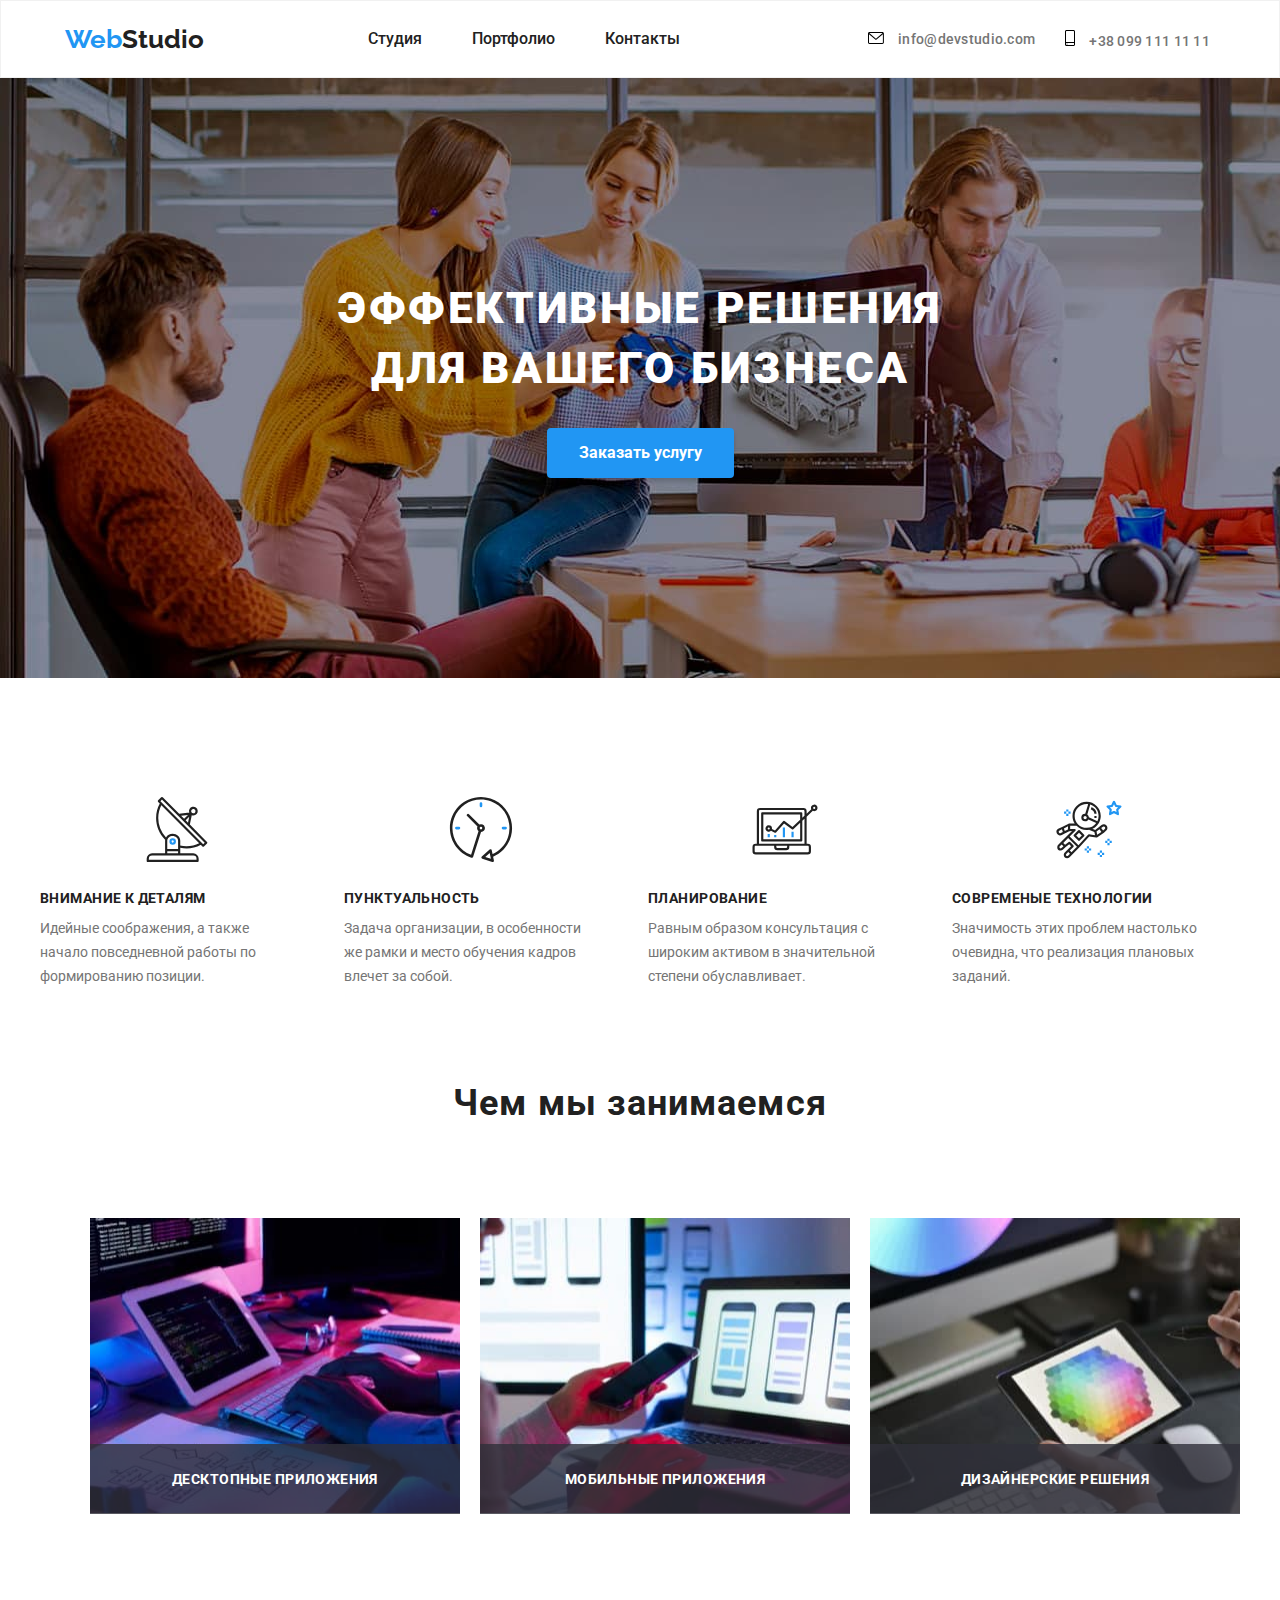
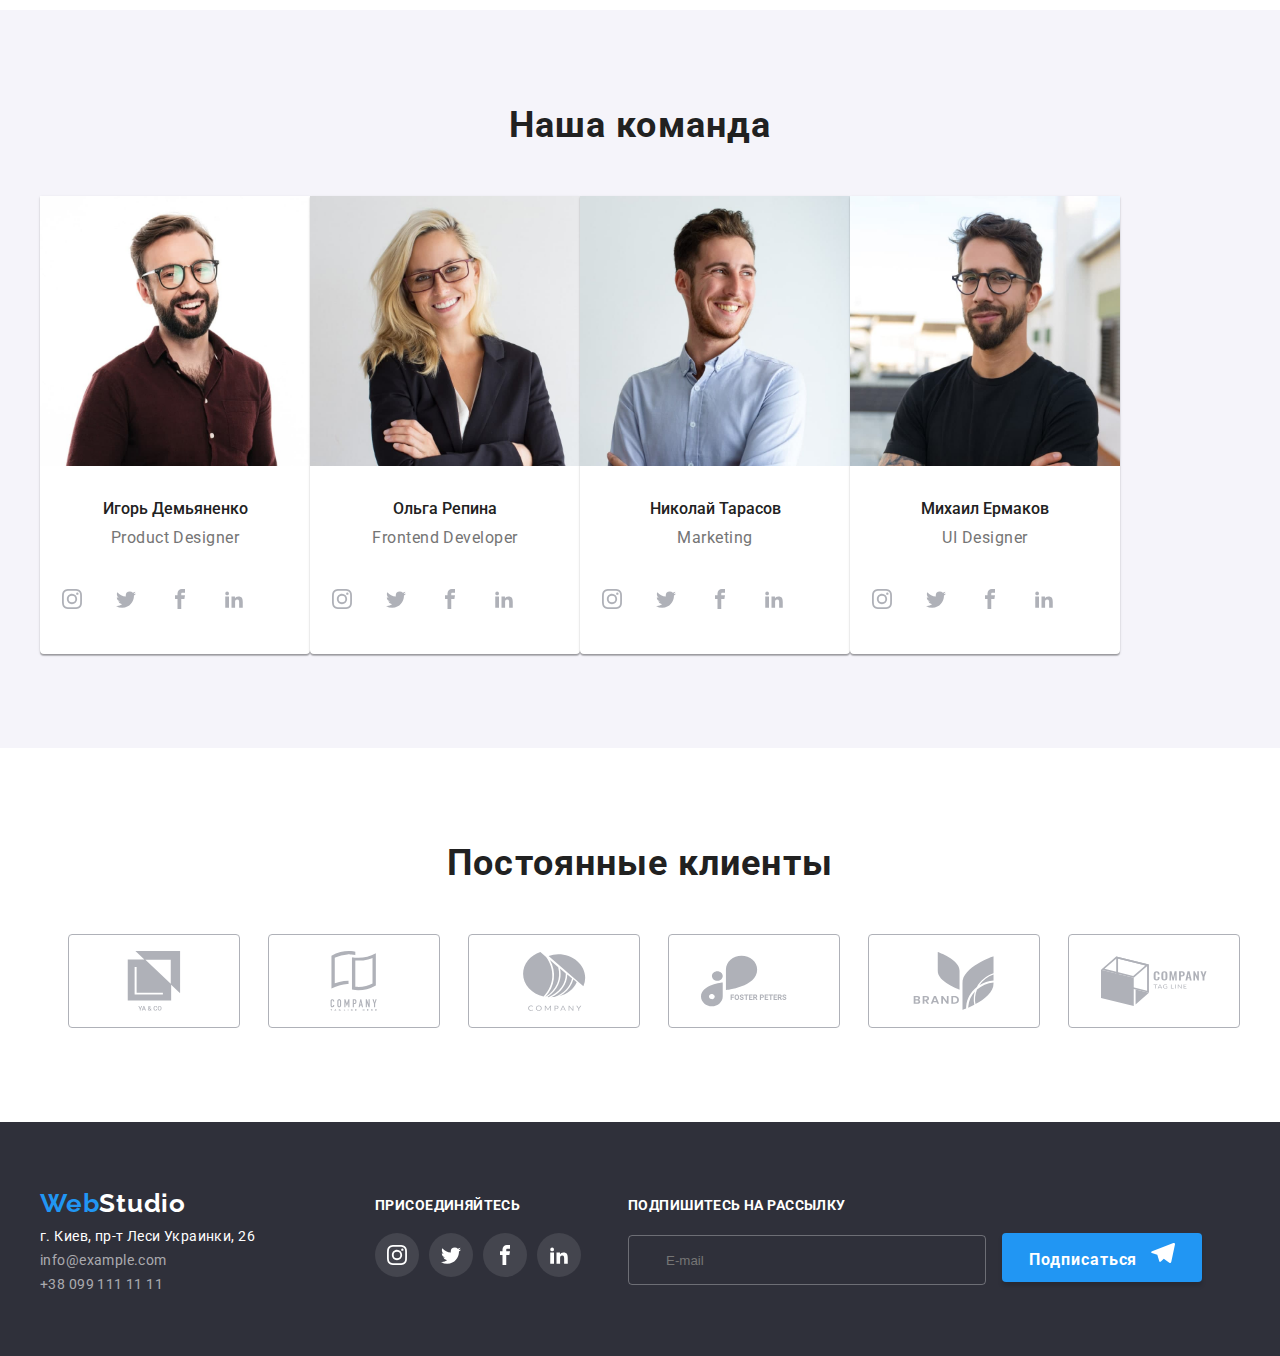
<file: index.html>
<!DOCTYPE html>
<html lang="ru">
  <link rel="preconnect" href="https://fonts.googleapis.com">
  <link rel="preconnect" href="https://fonts.gstatic.com" crossorigin>
  <link href="https://fonts.googleapis.com/css2?family=Raleway:wght@700&family=Roboto:wght@400;500;700;900&display=swap" rel="stylesheet">
    <link rel="stylesheet" href="./css/main.css" />
    <link rel="stylesheet" href="./css/reset.css" />
    <meta charset="UTF-8" />
    <meta http-equiv="X-UA-Compatible" content="IE=edge" />
    <meta name="viewport" content="width=device-width, initial-scale=1.0" />
    <title>Document</title>
  </head>
  <body>
    
    <header class="header">
      <div class="container">
        <a class="header__link"><span class="header__text"> Web</span>Studio</a>
        
        <ul class="menu-navigation">
          <li><a click class="menu__link " href ="#">Студия</a></li>
          <li>
            <a click class="menu__link " href="./portfolio.html">Портфолио</a>
          </li>
          <li><a class="menu__link " href="#">Контакты</a></li>
        </ul>
      
        <ul class="menu-contacts">
          <li class="menu__item-contact">
            <svg class="menu__svg-email">
              <use href="./images/icons.svg/symbol-defs.svg#icon-envelope-hover-1"></use>
            </svg>
            <a
              class="menu__contact"
              target="_blank"
              href="mailto:info@devstudio.com"
              >info@devstudio.com</a
            >
          </li>
          <li class="menu__item-contact">
            <svg class="menu__svg-phone">
              <use href="./images/icons.svg/symbol-defs.svg#icon-smartphone-1"></use>
            </svg>
            <a class="menu__contact" href="tel:+380991111111"
              >+38 099 111 11 11</a
            >
          </li>
        </ul>
      </div>
    </header>
  
    <main>
      <section class="logo">
        <h1 class="logo__text">
          Эффективные решения <br />
          для вашего бизнеса
        </h1>
        <button class="logo__button" type="button" data-modal-open ><span class="logo__button-text">Заказать услугу</span> </button>
      </section>

      <section class="features-of-our-work">
        <h2 class="none">text</h2>
        <div class="container">
          <ul class="features-of-our-work__menu">
            <li>
              <div class="item__block">
                <svg class="item__svg-photo">
                  <use href="./images/icons.svg/symbol-defs.svg#icon-antenna-1-1"></use>
                </svg>
              </div>
              <h3 class="item__h3">ВНИМАНИЕ К ДЕТАЛЯМ</h3>
              <p class="item__p">
                Идейные соображения, а также <br />
                начало повседневной работы по <br />
                формированию позиции.
              </p>
            </li>
            <li>
              <div class="item__block">
              <svg class="item__svg-photo">
                <use href="./images/icons.svg/symbol-defs.svg#icon-clock-1-1"></use>
              </svg>
            </div>
              <h3 class="item__h3">ПУНКТУАЛЬНОСТЬ</h3>
              <p class="item__p">
                Задача организации, в особенности <br />
                же рамки и место обучения кадров <br />
                влечет за собой.
              </p>
            </li>
            <li>
              <div class="item__block">
              <svg class="item__svg-photo">
                <use href="./images/icons.svg/symbol-defs.svg#icon-diagram-1-1"></use>
              </svg>
            </div>
              <h3 class="item__h3">ПЛАНИРОВАНИЕ</h3>
              <p class="item__p">
                Равным образом консультация с <br />
                широким активом в значительной <br />
                степени обуславливает.
              </p>
            </li>
            <li>
              <div class="item__block">
              <svg class="item__svg-photo">
                <use href="./images/icons.svg/symbol-defs.svg#icon-astronaut-1-1"></use>
              </svg>
            </div>
              <h3 class="item__h3">СОВРЕМЕНЫЕ ТЕХНОЛОГИИ</h3>
              <p class="item__p">
                Значимость этих проблем настолько <br />
                очевидна, что реализация плановых <br />
                заданий.
              </p>
            </li>
          </ul>
        </div>
      </section>
      <section class="our-activities ">
        <h2 class="our-activities__heading">Чем мы занимаемся</h2>
        <div class="container">
          <ul class="our-activities__menu">
            <li class="item-our-activities">
              <img
                src="./images/box_1.jpg"
                alt="разработка алгаритмов"
                width="370"
                height="295"
              />
              <div class="item-our-activities__text">
                <p>Десктопные приложения</p>
              </div>
            </li>
            <li class="item-our-activities">
              <img
                src="./images/box_2.jpg"
                alt="тестирование мобильных приложений"
                width="370"
                height="295"
              />
              <div class="item-our-activities__text">
                <p>Мобильные приложения</p>
              </div>
            </li>
            <li class="item-our-activities">
              <img
                src="./images/box_3.jpg"
                alt="оформление"
                width="370"
                height="295"
              />
              <div class="item-our-activities__text">
                <p>Дизайнерские решения</p>
              </div>
            </li>
          </ul>
        </div>
      </section>
      <section class=" team">
        <h2 class="team__heading">Наша команда</h2>
        <div class="container">
          <ul class="team__menu">
            <li class="item-team">
              <img
                src="./images/игорь_демьяненко.jpg"
                width="270"
                height="270"
                alt=" ИД"
              />
              <h3 class="item-team__h3">Игорь Демьяненко</h3>
              <p class="item-team__p">Product Designer</p>
              <ul class="item-team__menu">
                <li class="item-team-svg margin">
                  <link rel="stylesheet" href="">
                    <svg class="item-team-svg__svg-photo">
                      <use href="./images/icons.svg/symbol-defs.svg#icon-instagram"></use>
                    </svg>
                  </link>
                </li>
                <li class="item-team-svg">
                  <link rel="stylesheet" href="">
                    <svg class="item-team-svg__svg-photo">
                      <use href="./images/icons.svg/symbol-defs.svg#icon-twitter"></use>
                    </svg>
                  </link>
                </li>
                <li class="item-team-svg">
                  <link rel="stylesheet" href="">
                    <svg class="item-team-svg__svg-photo">
                      <use href="./images/icons.svg/symbol-defs.svg#icon-facebook"></use>
                    </svg>
                  </link>
                </li>
                <li class="item-team-svg">
                  <link rel="stylesheet" href="">
                    <svg class="item-team-svg__svg-photo">
                      <use href="./images/icons.svg/symbol-defs.svg#icon-linkedin2"></use>
                    </svg>
                  </link>
                </li>
              </ul>
            </li>
            <li class="item-team">
              <img
                src="./images/ольга_репина.jpg"
                width="270"
                height="270"
                alt="ОР"
              />
              <h3 class="item-team__h3">Ольга Репина</h3>
              <p class="item-team__p">Frontend Developer</p>
              <ul class="item-team__menu">
                <li class="item-team-svg margin">
                  <link rel="stylesheet" href="">
                    <svg class="item-team-svg__svg-photo">
                      <use href="./images/icons.svg/symbol-defs.svg#icon-instagram"></use>
                    </svg>
                  </link>
                </li>
                <li class="item-team-svg">
                  <link rel="stylesheet" href="">
                    <svg class="item-team-svg__svg-photo">
                      <use href="./images/icons.svg/symbol-defs.svg#icon-twitter"></use>
                    </svg>
                  </link>
                </li>
                <li class="item-team-svg">
                  <link rel="stylesheet" href="">
                    <svg class="item-team-svg__svg-photo">
                      <use href="./images/icons.svg/symbol-defs.svg#icon-facebook"></use>
                    </svg>
                  </link>
                </li>
                <li class="item-team-svg">
                  <link rel="stylesheet" href="">
                    <svg class="item-team-svg__svg-photo">
                      <use href="./images/icons.svg/symbol-defs.svg#icon-linkedin2"></use>
                    </svg>
                  </link>
                </li>
              </ul>
            </li>
            <li class="item-team">
              <img
                src="./images/николай_тарасов.jpg"
                width="270"
                height="270"
                alt="НТ"
              />
              <h3 class="item-team__h3">Николай Тарасов</h3>
              <p class="item-team__p">Marketing</p>
              <ul class="item-team__menu">
                <li class="item-team-svg margin">
                  <link rel="stylesheet" href="">
                    <svg class="item-team-svg__svg-photo">
                      <use href="./images/icons.svg/symbol-defs.svg#icon-instagram"></use>
                    </svg>
                  </link>
                </li>
                <li class="item-team-svg">
                  <link rel="stylesheet" href="">
                    <svg class="item-team-svg__svg-photo">
                      <use href="./images/icons.svg/symbol-defs.svg#icon-twitter"></use>
                    </svg>
                  </link>
                </li>
                <li class="item-team-svg">
                  <link rel="stylesheet" href="">
                    <svg class="item-team-svg__svg-photo">
                      <use href="./images/icons.svg/symbol-defs.svg#icon-facebook"></use>
                    </svg>
                  </link>
                </li>
                <li class="item-team-svg">
                  <link rel="stylesheet" href="">
                    <svg class="item-team-svg__svg-photo">
                      <use href="./images/icons.svg/symbol-defs.svg#icon-linkedin2"></use>
                    </svg>
                  </link>
                </li>
              </ul>
            </li>
            <li class="item-team">
              <img
                src="./images/михаил_ермаков.jpg"
                width="270"
                height="270"
                alt="МЕ"
              />
              <h3 class="item-team__h3">Михаил Ермаков</h3>
              <p class="item-team__p">UI Designer</p>
              <ul class="item-team__menu">
                <li class="item-team-svg margin">
                  <link rel="stylesheet" href="">
                    <svg class="item-team-svg__svg-photo">
                      <use href="./images/icons.svg/symbol-defs.svg#icon-instagram"></use>
                    </svg>
                  </link>
                </li>
                <li class="item-team-svg">
                  <link rel="stylesheet" href="">
                    <svg class="item-team-svg__svg-photo">
                      <use href="./images/icons.svg/symbol-defs.svg#icon-twitter"></use>
                    </svg>
                  </link>
                </li>
                <li class="item-team-svg">
                  <link rel="stylesheet" href="">
                    <svg class="item-team-svg__svg-photo">
                      <use href="./images/icons.svg/symbol-defs.svg#icon-facebook"></use>
                    </svg>
                  </link>
                </li>
                <li class="item-team-svg">
                  <link rel="stylesheet" href="">
                    <svg class="item-team-svg__svg-photo">
                      <use href="./images/icons.svg/symbol-defs.svg#icon-linkedin2"></use>
                    </svg>
                  </link>
                </li>
              </ul>
            </li>
          </ul>
        </div>
      </section>
      <section>
        <div class="container">
          <h3 class="our-clients__text">Постоянные клиенты</h3>
          <ul class="our-clients__menu">
            <li class="item-our-clients">
              <link rel="stylesheet" href="">
                <svg class="item-our-clients__svg-photo">
                  <use href="./images/icons.svg/symbol-defs.svg#icon-YA_S_CO"></use>
                </svg>
              </link>
            </li>
            <li class="item-our-clients">
              <link rel="stylesheet" href="">
                <svg class="item-our-clients__svg-photo">
                  <use href="./images/icons.svg/symbol-defs.svg#icon-CO1MPANY-Tag-line"></use>
                </svg>
              </link>
            </li>
            <li class="item-our-clients">
              <link rel="stylesheet" href="">
                <svg class="item-our-clients__svg-photo">
                  <use href="./images/icons.svg/symbol-defs.svg#icon-Company"></use>
                </svg>
              </link>
            </li>
            <li class="item-our-clients">
              <link rel="stylesheet" href="">
                <svg class="item-our-clients__svg-photo">
                  <use href="./images/icons.svg/symbol-defs.svg#icon-foster-pester"></use>
                </svg>
              </link>
            </li>
            <li class="item-our-clients">
              <link rel="stylesheet" href="">
                <svg class="item-our-clients__svg-photo">
                  <use href="./images/icons.svg/symbol-defs.svg#icon-brand"></use>
                </svg>
              </link>
            </li>
            <li class="item-our-clients">
              <link rel="stylesheet" href="">
                <svg class="item-our-clients__svg-photo">
                  <use href="./images/icons.svg/symbol-defs.svg#icon-Tag-line"></use>
                </svg>
              </link>
            </li>
          </ul>
        </div>
      </section>
    </main>
    <footer class="footer">
      <div class="container">
        <div class="box">
        <div class="box-in-footer-one">
          <a href="./index.html" class="footer-text"
            ><span class="header__text">Web</span>Studio</a
          >
          <address>
            <ul class="webstudio-footor">
              <li>
                <a
                  class="menu__link-in-footer-adres"
                  target="_blank"
                  href="https://www.google.com/maps/place/%D0%B1%D1%83%D0%BB%D1%8C%D0%B2%D0%B0%D1%80+%D0%9B%D0%B5%D1%81%D1%96+%D0%A3%D0%BA%D1%80%D0%B0%D1%97%D0%BD%D0%BA%D0%B8,+26,+%D0%9A%D0%B8%D1%97%D0%B2,+02000/@50.4265841,30.5361971,466m/data=!3m2!1e3!4b1!4m13!1m7!3m6!1s0x40d4cf0e033ecbe9:0x57a4dffefec77da0!2z0LHRg9C70YzQstCw0YAg0JvQtdGB0ZYg0KPQutGA0LDRl9C90LrQuCwgMjYsINCa0LjRl9CyLCAwMjAwMA!3b1!8m2!3d50.4265807!4d30.5383858!3m4!1s0x40d4cf0e033ecbe9:0x57a4dffefec77da0!8m2!3d50.4265807!4d30.5383858"
                  >г. Киев, пр-т Леси Украинки, 26</a
                >
              </li>
              <li>
                <a class="menu__link-in-footer" href="mail:info@example.com"
                  >info@example.com</a
                >
              </li>
              <li>
                <a class="menu__link-in-footer" href="tel:+380991111111"
                  >+38 099 111 11 11</a
                >
              </li>
            </ul>
          </address>
        </div >
        <div class="box-in-footer-two">
           <h3>присоединяйтесь</h3>
           <ul class="container-for-svg-in-footor">
             <li class="svg-in-footer-in-container">
               <link rel="stylesheet" href="">
                 <svg class="svg-photo-in-footer">
                   <use href="./images/icons.svg/symbol-defs.svg#icon-instagram"></use>
                 </svg>
               </link>
             </li>
             <li class="svg-in-footer-in-container">
               <link rel="stylesheet" href="">
                 <svg class="svg-photo-in-footer">
                   <use href="./images/icons.svg/symbol-defs.svg#icon-twitter"></use>
                 </svg>
               </link>
             </li>
             <li class="svg-in-footer-in-container">
               <link rel="stylesheet" href="">
                 <svg class="svg-photo-in-footer">
                   <use href="./images/icons.svg/symbol-defs.svg#icon-facebook"></use>
                 </svg>
               </link>
             </li>
             <li class="svg-in-footer-in-container">
               <link rel="stylesheet" href="">
                 <svg class="svg-photo-in-footer">
                   <use href="./images/icons.svg/symbol-defs.svg#icon-linkedin2"></use>
                 </svg>
               </link>
             </li>
           </ul>
          </div>
          <div>
          <form>
            <div class="div-for-input-for-subscribing">
              <p class="text-for-input-in-footor">Подпишитесь на рассылку</p>
              <div class="d1">
              <input type="email" placeholder="E-mail"  class="input-for-subscribing">
              <button class="button-for-subscrib"><p class="text-for-subscrib">Подписаться</p> <svg class="svg-photo-for-subcrib">
                <use href="./images/icons.svg/symbol-defs.svg#icon-telegram"></use></svg> 
              </button>
            </div>
            </div>
          </div>
           </form>
        </div>
        
        </div>
    </footer>
    <div   class="backdrop  is-hidden" data-modal  >
<div class="modal">
  <form class="form-in-modal" action="">
 <div class="kerstic-box" data-modal-close >
  <svg class="kerstic"  > <use  href="./images/icons.svg/symbol-defs.svg#icon-close-black-18dp-2-1"></use> </svg>
</div>

   <div class="form-in-modal-box">
<h3 class="h3-in-modal">Оставьте свои данные, мы вам перезвоним</h3>

 <div class="div-in-form-modal">
   <p class="p-in-modal">Имя</p>
    <input type="text" class="input-in-footer" placeholder=" " name="name" minlength="2" maxlength="50" required>
   <svg class="svg-photo-in-form"> <use href="./images/icons.svg/symbol-defs.svg#icon-person-black-18dp-1"></use> </svg>
 </div>
 <div class="div-in-form-modal">
   <p class="p-in-modal">Телефон</p>
   <input type="text" class="input-in-footer" name="phone" placeholder=" " title="38-050-050-55-55" pattern="[0-9]{2}-[0-9]{3}-[0-9]{3}-[0-9]{2}-[0-9]{2}" required>
   <svg class="svg-photo-in-form"> <use href="./images/icons.svg/symbol-defs.svg#icon-phone-black-18dp-1"></use> </svg>
   
  </div>
 <div class="div-in-form-modal">
   <p class="p-in-modal">Почта</p>
   <input type="text" class="input-in-footer" placeholder=" "  name="email" required>
   <svg class="svg-photo-in-form"> <use href="./images/icons.svg/symbol-defs.svg#icon-email-black-18dp-1"></use> </svg>
  
 </div>
 <div class="div-in-form-modal">
   <p class="p-in-modal">Комментарий</p>
   <textarea placeholder="Введите текст" class="coment-in-modal"></textarea>
 </div>
 <div class="checkbox-in-modal">
   <label class="label">
    <input class="input" type="checkbox">
    <div class="icon"> <svg class="svg-photo-in-form-labal"> <use href="./images/icons.svg/symbol-defs.svg#icon-Vector-1"></use> </svg></div>
    
    
  </label>
<p class="p-in-moda">Соглашаюсь с рассылкой и принимаю <a href=""> Условия договора</a></p>

 </div>
 <div class="buttom">
 <button type="submit" class="buttom-in-form"> <p> Отправить</p></button>
</div>
</form>
</div>
</div>



    </div>
    <script src="./js/modal.js"></script>
  </body>
</html>
</file>
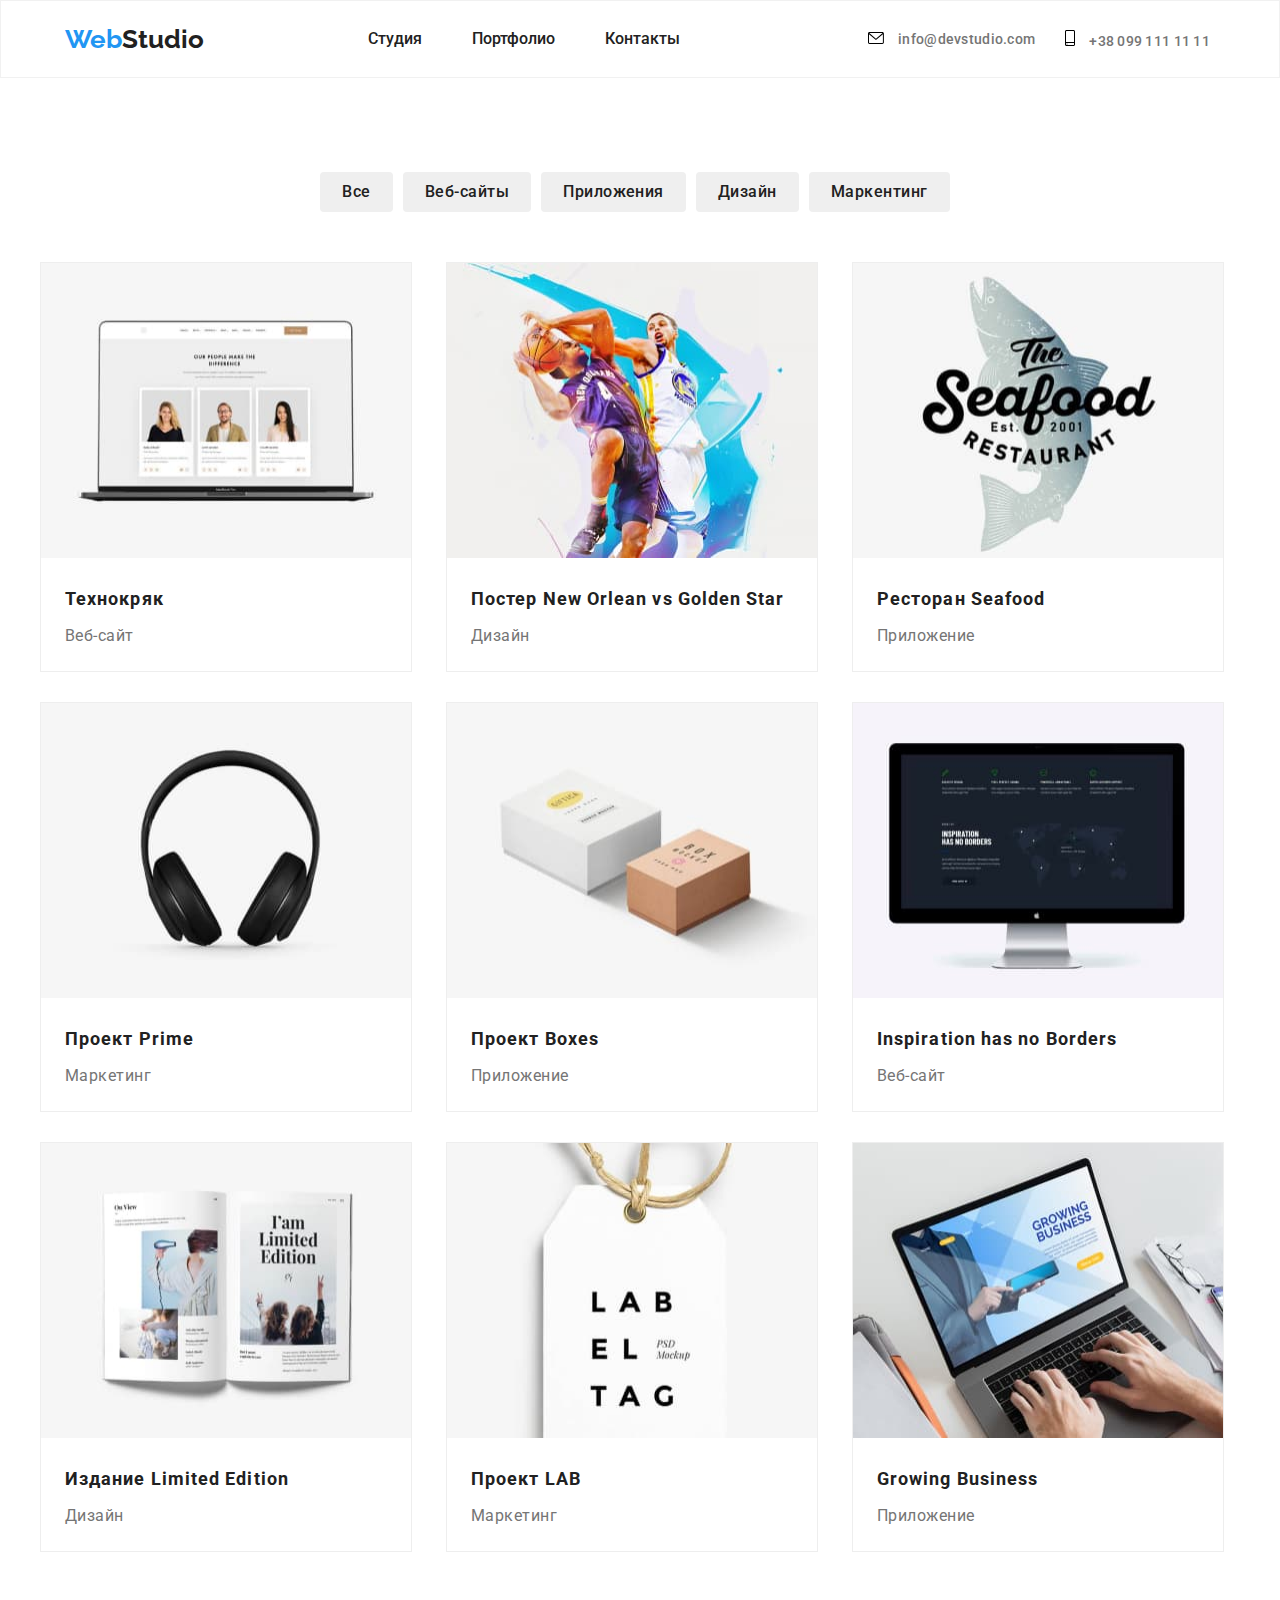
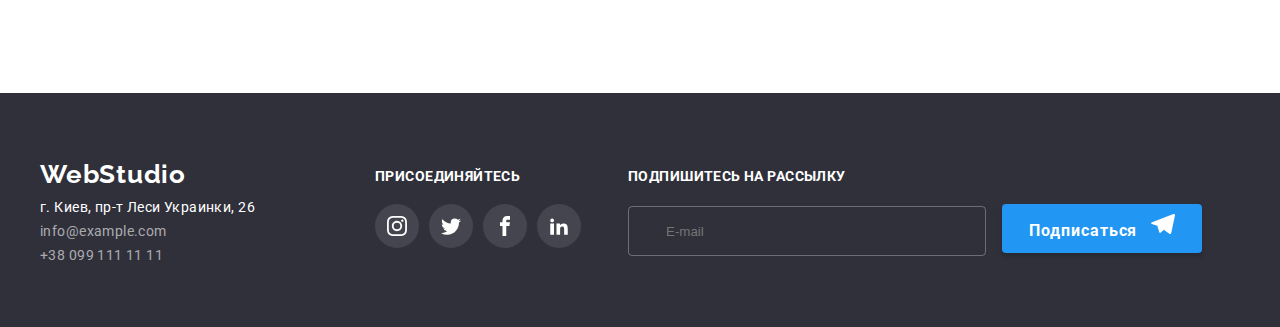
<file: portfolio.html>
<!DOCTYPE html>
<html lang="ru">
  <link rel="preconnect" href="https://fonts.googleapis.com">
  <link rel="preconnect" href="https://fonts.gstatic.com" crossorigin>
  <link href="https://fonts.googleapis.com/css2?family=Raleway:wght@700&family=Roboto:wght@400;500;700;900&display=swap" rel="stylesheet">
    <link rel="stylesheet" href="./css/main.css" />
    <link rel="stylesheet" href="./css/reset.css" />
    <meta charset="UTF-8" />
    <meta http-equiv="X-UA-Compatible" content="IE=edge" />
    <meta name="viewport" content="width=device-width, initial-scale=1.0" />
    <title>Document</title>
  </head>
  <body>
    
    <header class="header">
      <div class="container">
        <a class="header__link"><span class="header__text"> Web</span>Studio</a>
        
        <ul class="menu-navigation">
          <li><a click class="menu__link " href ="./index.html">Студия</a></li>
          <li>
            <a click class="menu__link " href="#">Портфолио</a>
          </li>
          <li><a class="menu__link " href="#">Контакты</a></li>
        </ul>
      
        <ul class="menu-contacts">
          <li class="menu__item-contact">
            <svg class="menu__svg-email">
              <use href="./images/icons.svg/symbol-defs.svg#icon-envelope-hover-1"></use>
            </svg>
            <a
              class="menu__contact"
              target="_blank"
              href="mailto:info@devstudio.com"
              >info@devstudio.com</a
            >
          </li>
          <li class="menu__item-contact">
            <svg class="menu__svg-phone">
              <use href="./images/icons.svg/symbol-defs.svg#icon-smartphone-1"></use>
            </svg>
            <a class="menu__contact" href="tel:+380991111111"
              >+38 099 111 11 11</a
            >
          </li>
        </ul>
      </div>
    </header>
  </div>
    <main>
        <ul class="all-button-in-portfolio">
            <li><button class="button-fultor" type="button">Все</button></li>
            <li><button  class="button-fultor" type="button">Веб-сайты</button></li>
            <li><button  class="button-fultor" type="button">Приложения</button></li>
            <li><button  class="button-fultor" type="button">Дизайн</button></li>
            <li><button  class="button-fultor" type="button">Маркентинг</button></li>
        </ul>
        <article class="buy-product">
            <div class="container">
            <ul class="sales-list">
                <li class="buy-product_list">
                  <div class="photo-buy-product_list" >
                    <img   src="./images/Технокряк.jpg" height="295" width="370" alt="">
                    <div class="modal-winter">
                      <p>Технокряк это современная <br> площадка распространения <br> коронавируса. Компании <br> используют эту платформу для <br> цифрового шпионажа и атак на <br> защищённые сервера конкурентов.</p>
                    </div></div>
                    <div>
                    <h3 class="photo-buy">Технокряк</h3>
                    <p class="photo-buy-information">Веб-сайт</p>
                  </div>
                    
                </li>
                <li class="buy-product_list">
                  <div class="photo-buy-product_list" >
                    <img   src="./images/Постер-new-orlean-vs-golden-star.jpg" height="295" width="370" alt="">
                    <div class="modal-winter">
                      <p>...</p>
                    </div></div>
                    <h3 class="photo-buy">Постер New Orlean vs Golden Star</h3>
                    <p class="photo-buy-information">Дизайн</p>
                </li>
                <li class="buy-product_list">
                  <div class="photo-buy-product_list" >
                    <img   src="./images/ресторан-seafood.jpg" height="295" width="370" alt="">
                    <div class="modal-winter">
                      <p>...</p>
                    </div></div>
                    <h3 class="photo-buy">Ресторан Seafood</h3>
                    <p class="photo-buy-information">Приложение</p>
                </li>
                
                <li class="buy-product_list">
                  <div class="photo-buy-product_list" >
                    <img   src="./images/проект-prime.jpg" height="295" width="370" alt="">
                    <div class="modal-winter">
                      <p>...</p>
                    </div></div>
                    <h3 class="photo-buy">Проект Prime</h3>
                    <p class="photo-buy-information">Маркетинг</p>
                </li>
                <li class="buy-product_list">
                  <div class="photo-buy-product_list" >
                    <img   src="./images/проект-boxes.jpg" height="295" width="370" alt="">
                    <div class="modal-winter">
                      <p>...</p>
                    </div></div>
                    <h3 class="photo-buy">Проект Boxes</h3>
                    <p class="photo-buy-information">Приложение</p>
                </li>
                <li class="buy-product_list">
                  <div class="photo-buy-product_list" >
                    <img   src="./images/inspiration-has-no-borders.jpg" height="295" width="370" alt="">
                    <div class="modal-winter">
                      <p>...</p>
                    </div></div>
                    <h3 class="photo-buy">Inspiration has no Borders</h3>
                    <p class="photo-buy-information">Веб-сайт</p>
                </li>
                <li class="buy-product_list">
                  <div class="photo-buy-product_list" >
                    <img   src="./images/издание-limited-edition.jpg" height="295" width="370" alt="">
                    <div class="modal-winter">
                      <p>...</p>
                    </div></div>
                    <h3 class="photo-buy">Издание Limited Edition</h3>
                    <p class="photo-buy-information">Дизайн</p>
                </li>
                <li class="buy-product_list">
                  <div class="photo-buy-product_list" >
                    <img   src="./images/проект-lab.jpg" height="295" width="370" alt="">
                    <div class="modal-winter">
                      <p>...</p>
                    </div></div>
                    <h3 class="photo-buy">Проект LAB</h3>
                    <p class="photo-buy-information">Маркетинг</p>
                </li>
                <li class="buy-product_list">
                  <div class="photo-buy-product_list" >
                    <img   src="./images/growing-business.jpg" height="295" width="370" alt="">
                    <div class="modal-winter">
                      <p>...</p>
                    </div></div>
                    <h3 class="photo-buy">Growing Business</h3>
                    <p class="photo-buy-information">Приложение</p>
                </li>
            </ul>
        </div>
        </article>




            
    </main>
    <footer class="footer">
      <div class="container">
        <div class="box">
        <div class="box-in-footer-one">
          <a href="./index.html" class="footer-text"
            ><span class="text-color">Web</span>Studio</a
          >
          <address>
            <ul class="webstudio-footor">
              <li>
                <a
                  class="menu__link-in-footer-adres"
                  target="_blank"
                  href="https://www.google.com/maps/place/%D0%B1%D1%83%D0%BB%D1%8C%D0%B2%D0%B0%D1%80+%D0%9B%D0%B5%D1%81%D1%96+%D0%A3%D0%BA%D1%80%D0%B0%D1%97%D0%BD%D0%BA%D0%B8,+26,+%D0%9A%D0%B8%D1%97%D0%B2,+02000/@50.4265841,30.5361971,466m/data=!3m2!1e3!4b1!4m13!1m7!3m6!1s0x40d4cf0e033ecbe9:0x57a4dffefec77da0!2z0LHRg9C70YzQstCw0YAg0JvQtdGB0ZYg0KPQutGA0LDRl9C90LrQuCwgMjYsINCa0LjRl9CyLCAwMjAwMA!3b1!8m2!3d50.4265807!4d30.5383858!3m4!1s0x40d4cf0e033ecbe9:0x57a4dffefec77da0!8m2!3d50.4265807!4d30.5383858"
                  >г. Киев, пр-т Леси Украинки, 26</a
                >
              </li>
              <li>
                <a class="menu__link-in-footer" href="mail:info@example.com"
                  >info@example.com</a
                >
              </li>
              <li>
                <a class="menu__link-in-footer" href="tel:+380991111111"
                  >+38 099 111 11 11</a
                >
              </li>
            </ul>
          </address>
        </div >
        <div class="box-in-footer-two">
           <h3>присоединяйтесь</h3>
           <ul class="container-for-svg-in-footor">
             <li class="svg-in-footer-in-container">
               <link rel="stylesheet" href="">
                 <svg class="svg-photo-in-footer">
                   <use href="./images/icons.svg/symbol-defs.svg#icon-instagram"></use>
                 </svg>
               </link>
             </li>
             <li class="svg-in-footer-in-container">
               <link rel="stylesheet" href="">
                 <svg class="svg-photo-in-footer">
                   <use href="./images/icons.svg/symbol-defs.svg#icon-twitter"></use>
                 </svg>
               </link>
             </li>
             <li class="svg-in-footer-in-container">
               <link rel="stylesheet" href="">
                 <svg class="svg-photo-in-footer">
                   <use href="./images/icons.svg/symbol-defs.svg#icon-facebook"></use>
                 </svg>
               </link>
             </li>
             <li class="svg-in-footer-in-container">
               <link rel="stylesheet" href="">
                 <svg class="svg-photo-in-footer">
                   <use href="./images/icons.svg/symbol-defs.svg#icon-linkedin2"></use>
                 </svg>
               </link>
             </li>
           </ul>
          </div>
          <div>
          <form>
            <div class="div-for-input-for-subscribing">
              <p class="text-for-input-in-footor">Подпишитесь на рассылку</p>
              <div class="d1">
              <input type="email" placeholder="E-mail"  class="input-for-subscribing">
              <button class="button-for-subscrib"><p class="text-for-subscrib">Подписаться</p> <svg class="svg-photo-for-subcrib">
                <use href="./images/icons.svg/symbol-defs.svg#icon-telegram"></use></svg> 
              </button>
            </div>
            </div>
          </div>
           </form>
        </div>
        
        </div>
    </footer>
</body>
</html>
</file>
<file: css/main.css>
/*text*/
/*text hover*/
/*scale under text*/
/*button hover*/
/*button*/
button {
  border: none;
}

.button-for-subscrib {
  display: inline;
  background: #2196F3;
  -webkit-box-shadow: 0px 4px 4px rgba(0, 0, 0, 0.15);
          box-shadow: 0px 4px 4px rgba(0, 0, 0, 0.15);
  border-radius: 4px;
  width: 200px;
  height: 49px;
  background: #2196F3;
  box-shadow: 0px 4px 4px rgba(0, 0, 0, 0.15);
  border-radius: 4px;
  margin-left: 12px;
}

.buttom {
  margin-left: 27%;
  padding: 0px 0px 40px 0px;
}

.buttom-in-form {
  width: 200px;
  height: 50px;
  background: #2196F3;
  -webkit-box-shadow: 0px 4px 4px rgba(143, 133, 133, 0.15);
          box-shadow: 0px 4px 4px rgba(143, 133, 133, 0.15);
  border-radius: 4px;
}

.buttom-in-form:hover {
  background: #188CE8;
  -webkit-box-shadow: 0px 4px 4px rgba(0, 0, 0, 0.15);
          box-shadow: 0px 4px 4px rgba(0, 0, 0, 0.15);
  border-radius: 4px;
}

.text-for-subscrib {
  display: inline;
  font-family: Roboto;
  font-style: normal;
  font-weight: bold;
  font-size: 16px;
  line-height: 30px;
  letter-spacing: 0.06em;
  color: #FFFFFF;
}

.logo__button {
  background: #2196f3;
  cursor: pointer;
  border-radius: 4px;
  color: #ffff;
  -webkit-box-shadow: 0px 4px 4px rgba(0, 0, 0, 0.15);
          box-shadow: 0px 4px 4px rgba(0, 0, 0, 0.15);
  border-radius: 4px;
  padding: 10px 32px;
}

.button-fultor {
  font-family: Roboto;
  font-style: normal;
  font-weight: 500;
  font-size: 16px;
  line-height: 26px;
  text-align: center;
  letter-spacing: 0.03em;
  border-radius: 4px;
  margin-right: 10px;
  padding: 6px 22px;
  height: 40px;
  color: #212121;
}

.button-fultor:focus {
  background: #188ce8;
  color: #ffff;
}

.button-fultor:hover {
  background: #2196F3;
  color: #ffff;
  cursor: pointer;
}

.menu__item-contact:hover {
  fill: #2196f3;
}

.menu__item-contact:hover > a {
  color: #2196f3;
}

.menu__link:hover {
  color: #2196f3;
  text-decoration: none;
}

.menu__link:hover::after {
  -webkit-transform: scaleX(1);
          transform: scaleX(1);
}

.menu:hover {
  background: #2196f3;
}

.logo__button:hover {
  background: #188ce8;
}

.buy-product_list:hover {
  border-radius: 4px;
  cursor: pointer;
  -webkit-box-shadow: 0px 1px 1px rgba(0, 0, 0, 0.12), 0px 4px 4px rgba(0, 0, 0, 0.06), 1px 4px 6px rgba(0, 0, 0, 0.16);
          box-shadow: 0px 1px 1px rgba(0, 0, 0, 0.12), 0px 4px 4px rgba(0, 0, 0, 0.06), 1px 4px 6px rgba(0, 0, 0, 0.16);
}

.menu__link-in-footer:hover {
  color: #2196f3;
}

.item-our-clients:hover .item-our-clients__svg-photo {
  fill: #2196F3;
  cursor: pointer;
}

.item-our-clients:hover {
  border: 1px solid #2196F3;
  cursor: pointer;
}

.svg-in-footer-in-container:hover {
  background: #2196F3;
}

.item-team-svg:hover {
  fill: #E3F2FE;
  background: #2196F3;
}

.buy-product_list:hover .modal-winter {
  -webkit-transform: translateY(0);
          transform: translateY(0);
}

.kerstic:hover {
  fill: #3DA3F5;
}

.input-in-footer:hover,
.input-in-footer:focus {
  border-color: #2196F3;
}

.input-in-footer:hover + .svg-photo-in-form,
.input-in-footer:focus + .svg-photo-in-form {
  fill: #2196F3;
  outline: none;
}

.buttom-in-form:hover {
  background: #188CE8;
  -webkit-box-shadow: 0px 4px 4px rgba(0, 0, 0, 0.15);
          box-shadow: 0px 4px 4px rgba(0, 0, 0, 0.15);
  border-radius: 4px;
}

.input-in-footer:not(:placeholder-shown):invalid {
  border-color: red;
}

.input-in-footer:not(:placeholder-shown):invalid + .svg-photo-in-form {
  fill: red;
}

.input-in-footer:not(:placeholder-shown):valid {
  border-color: green;
}

.input-in-footer:not(:placeholder-shown):valid + .svg-photo-in-form {
  fill: green;
}

body {
  font-family: Roboto, sans-serif;
  color: #212121;
  font-style: normal;
}

.header {
  border: 1px solid #f1f1f1;
}

.header__manu {
  padding: 32px;
}

.header > div {
  display: -webkit-box;
  display: -ms-flexbox;
  display: flex;
  -webkit-box-orient: horizontal;
  -webkit-box-direction: normal;
      -ms-flex-direction: row;
          flex-direction: row;
}

.header > div > ul {
  display: -webkit-box;
  display: -ms-flexbox;
  display: flex;
  -webkit-box-orient: horizontal;
  -webkit-box-direction: normal;
      -ms-flex-direction: row;
          flex-direction: row;
  -webkit-box-align: center;
      -ms-flex-align: center;
          align-items: center;
  margin-left: 90px;
  margin-left: auto;
}

/* .menu__item-contact{
    display: inline ;
    flex-direction: column;
    height: 16px;
} */
.container {
  width: 1200px;
  margin: 0 auto;
  padding: 0 15px;
}

.team {
  padding-bottom: 94px;
  padding-top: 94px;
  background: #F5F4FA;
}

.team__menu {
  display: -webkit-box;
  display: -ms-flexbox;
  display: flex;
}

.team__menu > ul > li {
  margin-left: 30px;
}

.menu__link {
  position: relative;
  text-decoration: none;
  color: #212121;
  font-family: Roboto;
  margin-right: 50px;
  font-weight: 500;
}

.menu__link-in-footer-adres {
  text-decoration: none;
  color: #ffffff;
  margin-right: 50px;
  font-family: Roboto;
  font-weight: 400;
  font-size: 14px;
  line-height: 24px;
  letter-spacing: 0.03em;
  margin-bottom: 9px;
}

.our-activities {
  padding-top: 94px;
  margin: 0 auto;
  padding-bottom: 94px;
}

.our-activities > ul > li {
  margin-right: 30px;
}

.our-activities__menu {
  display: -webkit-box;
  display: -ms-flexbox;
  display: flex;
  -webkit-box-orient: horizontal;
  -webkit-box-direction: normal;
      -ms-flex-direction: row;
          flex-direction: row;
  margin-top: 94px;
  margin-left: 30px;
}

.logo {
  text-align: center;
  padding: 200px 0;
  background: url(../images/photo-herov.jpg);
}

.buy-product {
  display: -webkit-box;
  display: -ms-flexbox;
  display: flex;
  -webkit-box-orient: vertical;
  -webkit-box-direction: normal;
      -ms-flex-direction: column;
          flex-direction: column;
}

.buy-product_list {
  display: inline-block;
  margin-right: 30px;
  margin-bottom: 30px;
  border: 1px solid   #EEEEEE;
}

.footer {
  padding: 60px 0;
  background: #2f303a;
}

.features-of-our-work__menu {
  display: -webkit-box;
  display: -ms-flexbox;
  display: flex;
  -webkit-box-orient: horizontal;
  -webkit-box-direction: normal;
      -ms-flex-direction: row;
          flex-direction: row;
  margin-top: 94px;
}

.features-of-our-work__menu > li:not(:first-child) {
  margin-left: 30px;
}

.sales-list {
  height: -webkit-max-content;
  height: -moz-max-content;
  height: max-content;
  margin-bottom: 111px;
  width: 1270px;
}

.our-clients__menu {
  display: -webkit-box;
  display: -ms-flexbox;
  display: flex;
  padding-bottom: 94px;
}

.svg-in-footer-in-container {
  height: 44px;
  width: 44px;
  background: #44454E;
  border-radius: 360px;
  cursor: pointer;
  display: inline;
}

.svg-in-footer-in-container:not(:first-child) {
  margin-left: 10px;
}

.svg-photo-in-footer {
  height: 20px;
  width: 20px;
  margin: 12px 12px;
  fill: #fff;
  cursor: pointer;
}

.box {
  display: -webkit-box;
  display: -ms-flexbox;
  display: flex;
}

.container-for-svg-in-footor {
  display: -webkit-box;
  display: -ms-flexbox;
  display: flex;
  padding-top: 20px;
}

.margin {
  margin-left: 32px;
}

.menu__svg-phone {
  width: 10px;
  height: 16px;
  -webkit-box-align: center;
      -ms-flex-align: center;
          align-items: center;
}

.item {
  background: #F5F4FA;
  height: 120px;
  width: 270px;
  margin-bottom: 30px;
  border-radius: 4px;
}

.item-our-clients {
  display: inline;
  width: 170px;
  height: 92px;
  border: 1px solid #AFB1B8;
  margin-left: auto;
  border-radius: 4px;
}

.item-our-clients__svg-photo {
  width: 106px;
  height: 60px;
  fill: #afb1b8;
  margin: 16px 32px;
}

.item-our-activities {
  position: relative;
  margin-left: 20px;
}

.item-our-activities__text {
  position: absolute;
  bottom: 2px;
  color: white;
  width: 100%;
  height: 70px;
  background: rgba(47, 48, 58, 0.8);
}

.item-team {
  text-align: center;
  background: #FFFFFF;
  height: -webkit-max-content;
  height: -moz-max-content;
  height: max-content;
  -webkit-box-shadow: 0px 1px 3px rgba(0, 0, 0, 0.12), 0px 1px 1px rgba(0, 0, 0, 0.14), 0px 2px 1px rgba(0, 0, 0, 0.2);
          box-shadow: 0px 1px 3px rgba(0, 0, 0, 0.12), 0px 1px 1px rgba(0, 0, 0, 0.14), 0px 2px 1px rgba(0, 0, 0, 0.2);
  border-radius: 0px 0px 4px 4px;
}

.item-team__menu {
  display: -webkit-box;
  display: -ms-flexbox;
  display: flex;
  padding-bottom: 30px;
}

.webstudio-footor {
  padding-right: 70px;
}

.photo-buy-product_list {
  position: relative;
  overflow: hidden;
}

.modal {
  position: fixed;
  top: 50%;
  left: 50%;
  -webkit-transform: translate(-50%, -50%);
          transform: translate(-50%, -50%);
  height: -webkit-max-content;
  height: -moz-max-content;
  height: max-content;
  width: -webkit-max-content;
  width: -moz-max-content;
  width: max-content;
  background-color: #fff;
  -webkit-box-shadow: 0px 1px 3px rgba(0, 0, 0, 0.12), 0px 1px 1px rgba(0, 0, 0, 0.14), 0px 2px 1px rgba(0, 0, 0, 0.2);
          box-shadow: 0px 1px 3px rgba(0, 0, 0, 0.12), 0px 1px 1px rgba(0, 0, 0, 0.14), 0px 2px 1px rgba(0, 0, 0, 0.2);
  border-radius: 4px;
}

.modal-winter {
  position: absolute;
  top: 0;
  width: 100%;
  height: 100%;
  background: rgba(33, 150, 243, 0.9);
  letter-spacing: 0.03em;
  -webkit-transform: translateY(100%);
          transform: translateY(100%);
  -webkit-transition: -webkit-transform 250ms cubic-bezier(0.4, 0, 0.2, 1);
  transition: -webkit-transform 250ms cubic-bezier(0.4, 0, 0.2, 1);
  transition: transform 250ms cubic-bezier(0.4, 0, 0.2, 1);
  transition: transform 250ms cubic-bezier(0.4, 0, 0.2, 1), -webkit-transform 250ms cubic-bezier(0.4, 0, 0.2, 1);
}

.backdrop.is-hidden {
  opacity: 0;
  pointer-events: none;
  visibility: hidden;
  -webkit-transition: 250ms;
  transition: 250ms;
}

.backdrop {
  position: fixed;
  top: 0px;
  left: 0px;
  width: 100%;
  height: 100%;
  background: rgba(0, 0, 0, 0.2);
  -webkit-transition: 250ms;
  transition: 250ms;
}

.form-in-modal-box {
  padding: 40px;
}

.div-in-form-modal {
  padding-bottom: 10px;
}

.coment-in-modal {
  height: 120px;
  resize: none;
  font-family: Roboto;
  width: 100%;
  -webkit-box-sizing: border-box;
          box-sizing: border-box;
  border-radius: 4px;
  padding-top: 12px;
  padding-left: 16px;
}

.checkbox-in-modal {
  display: -webkit-box;
  display: -ms-flexbox;
  display: flex;
  padding-left: 12px;
  padding-top: 20px;
}

.buttom-in-form {
  width: 200px;
  height: 50px;
  background: #2196F3;
  -webkit-box-shadow: 0px 4px 4px rgba(143, 133, 133, 0.15);
          box-shadow: 0px 4px 4px rgba(143, 133, 133, 0.15);
  border-radius: 4px;
}

.input {
  -webkit-appearance: none;
     -moz-appearance: none;
          appearance: none;
  position: absolute;
  border: none;
  width: 358px;
  height: 50px;
  border: 1px solid rgba(255, 255, 255, 0.3);
  -webkit-box-sizing: border-box;
          box-sizing: border-box;
  -webkit-filter: drop-shadow(0px 4px 4px rgba(0, 0, 0, 0.15));
          filter: drop-shadow(0px 4px 4px rgba(0, 0, 0, 0.15));
  border-radius: 4px;
}

.input-for-subscribing {
  width: 358px;
  height: 50px;
  outline: none;
  background-color: rgba(255, 255, 255, 0);
  border: 1px solid rgba(255, 255, 255, 0.3);
  -webkit-box-sizing: border-box;
          box-sizing: border-box;
  border-radius: 4px;
  color: #FFFFFF;
  text-indent: 35px;
}

.input-in-footer {
  width: 100%;
  height: 40px;
  -webkit-box-sizing: border-box;
          box-sizing: border-box;
  border-radius: 4px;
  text-indent: 35px;
  border: 1px solid rgba(33, 33, 33, 0.2);
  box-sizing: border-box;
  border-radius: 4px;
  font-family: Roboto;
  outline: none;
}

.kerstic-box {
  background: #FFFFFF;
  border: 1px solid rgba(0, 0, 0, 0.1);
  border-radius: 360px;
  width: 30px;
  height: 30px;
  margin-left: auto;
  position: absolute;
  top: 8px;
  right: 8px;
}

.div-for-input-for-subscribing {
  padding-left: 47px;
}

.label {
  margin-right: 10px;
}

.menu-contacts {
  margin-left: auto;
}

.all-button-in-portfolio {
  display: -webkit-box;
  display: -ms-flexbox;
  display: flex;
  margin: 0 auto;
  width: -webkit-max-content;
  width: -moz-max-content;
  width: max-content;
  margin-top: 94px;
  margin-bottom: 50px;
}

/*header*/
.menu__svg-email {
  width: 16px;
  height: 12px;
}

.menu__svg-phone {
  width: 10px;
  height: 16px;
  -webkit-box-align: center;
      -ms-flex-align: center;
          align-items: center;
}

.item__svg-photo {
  height: 65px;
  width: 70px;
  margin: 25px 102px;
}

.item-our-activities {
  position: relative;
}

.item-team-svg__svg-photo {
  height: 20px;
  width: 20px;
  margin: 12px 12px;
}

.item-team-svg {
  margin-left: 10px;
  fill: #AFB1B8;
  border-radius: 360px;
  cursor: pointer;
}

.item-team__menu {
  display: -webkit-box;
  display: -ms-flexbox;
  display: flex;
  padding-bottom: 30px;
}

.item-our-clients__svg-photo {
  width: 106px;
  height: 60px;
  fill: #afb1b8;
  margin: 16px 32px;
}

.our-clients__menu {
  display: -webkit-box;
  display: -ms-flexbox;
  display: flex;
  padding-bottom: 94px;
}

.svg-in-footer-in-container:not(:first-child) {
  margin-left: 10px;
}

.svg-photo-in-footer {
  height: 20px;
  width: 20px;
  margin: 12px 12px;
  fill: #fff;
  cursor: pointer;
}

.svg-photo-for-subcrib {
  width: 24px;
  height: 24px;
  margin-left: 10px;
  margin-top: 0px;
  display: inline;
}

.svg-photo-in-form {
  height: 18px;
  width: 18px;
  position: absolute;
  margin: 12px -430px;
}

.kerstic {
  height: 18px;
  width: 18px;
  position: absolute;
  margin: 6px 6px;
  background: #FFFFFF;
}

.icon {
  border: 2px solid #2a2a2a;
  width: 16px;
  height: 15px;
  border-radius: 4px;
  fill: #afb1b8;
}

.input:checked + .icon {
  width: 16px;
  height: 15px;
  border-color: #2196F3;
  background-color: #2196F3;
}

/*header*/
.header__link {
  font-family: Raleway;
  font-style: normal;
  font-weight: bold;
  font-size: 26px;
  padding: 25px;
}

.header__text {
  color: #2196f3;
  text-decoration: none;
}

.menu__link {
  position: relative;
  text-decoration: none;
  color: #212121;
  font-family: Roboto;
  margin-right: 50px;
  font-weight: 500;
}

.menu__link:focus,
.menu__link:hover {
  color: #2196f3;
  text-decoration: none;
}

.menu__link:hover::after {
  -webkit-transform: scaleX(1);
          transform: scaleX(1);
}

.menu__link::after {
  content: '';
  position: absolute;
  left: 0;
  top: 45px;
  display: block;
  width: 100%;
  height: 5px;
  background-color: #2196f3;
  border-radius: 360px;
  -webkit-transform: scaleX(0);
          transform: scaleX(0);
  -webkit-transition: -webkit-transform 250ms cubic-bezier(0.4, 0, 0.2, 1);
  transition: -webkit-transform 250ms cubic-bezier(0.4, 0, 0.2, 1);
  transition: transform 250ms cubic-bezier(0.4, 0, 0.2, 1);
  transition: transform 250ms cubic-bezier(0.4, 0, 0.2, 1), -webkit-transform 250ms cubic-bezier(0.4, 0, 0.2, 1);
}

.menu__contact {
  font-family: Roboto;
  font-style: normal;
  margin-right: 30px;
  text-decoration: none;
  color: #757575;
  font-weight: 500;
  font-size: 14px;
  line-height: 16px;
  letter-spacing: 0.02em;
  margin-left: 10px;
  height: 24px;
  -webkit-box-align: center;
      -ms-flex-align: center;
          align-items: center;
}

/*main*/
/*logo*/
.menu__contact:focus {
  color: #2196f3;
  text-decoration: none;
}

.logo__text {
  font-family: Roboto;
  font-style: normal;
  font-weight: 900;
  font-size: 44px;
  line-height: 60px;
  text-align: center;
  letter-spacing: 0.06em;
  text-transform: uppercase;
  margin-left: 452px;
}

.logo__text {
  margin: 0 auto;
  max-width: 650px;
  color: #fff;
  margin-bottom: 30px;
}

.logo__button-text {
  font-family: Roboto;
  font-style: normal;
  font-weight: bold;
  font-size: 16px;
  line-height: 30px;
}

.none {
  display: none;
}

.item__h3 {
  margin-right: 30px;
  font-family: Roboto;
  font-style: normal;
  font-weight: bold;
  font-size: 14px;
  line-height: 16px;
  letter-spacing: 0.03em;
  text-transform: uppercase;
  margin-bottom: 10px;
}

.item__p {
  margin-right: 30px;
  font-family: Roboto;
  font-style: normal;
  font-weight: normal;
  font-size: 14px;
  line-height: 24px;
  color: #757575;
}

/*our-activities*/
.our-activities__heading,
.team__heading {
  font-family: Roboto;
  font-style: normal;
  font-weight: bold;
  font-size: 36px;
  line-height: 42px;
  letter-spacing: 0.03em;
  margin: 0 auto;
  margin-bottom: 50px;
  width: -webkit-max-content;
  width: -moz-max-content;
  width: max-content;
  height: 42px;
}

.item-our-activities__text {
  position: absolute;
  bottom: 2px;
  color: white;
  width: 100%;
  height: 70px;
  background: rgba(47, 48, 58, 0.8);
}

.item-our-activities__text > p {
  font-family: Roboto;
  font-style: normal;
  font-weight: bold;
  font-size: 14px;
  line-height: 16px;
  text-align: center;
  letter-spacing: 0.03em;
  text-transform: uppercase;
  margin-top: 27px;
}

.item-team__h3 {
  font-family: Roboto;
  font-style: normal;
  font-weight: 500;
  font-size: 16px;
  line-height: 19px;
  margin-bottom: 10px;
  padding-top: 30px;
}

.item-team__p {
  font-family: Roboto;
  font-style: normal;
  font-weight: normal;
  font-size: 16px;
  line-height: 19px;
  text-align: center;
  letter-spacing: 0.03em;
  color: #757575;
  margin-bottom: 30px;
}

/*our-clients*/
.our-clients__text {
  font-family: Roboto;
  font-style: normal;
  font-weight: bold;
  font-size: 36px;
  line-height: 42px;
  text-align: center;
  letter-spacing: 0.03em;
  padding-top: 94px;
  margin-bottom: 50px;
}

/*footer*/
.footer-text {
  font-family: Raleway;
  font-style: normal;
  font-weight: bold;
  font-size: 26px;
  line-height: 42px;
  letter-spacing: 0.03em;
  color: #fff;
  margin-bottom: 20px;
  text-decoration: none;
}

.menu__link-in-footer-adres {
  text-decoration: none;
  color: #ffffff;
  margin-right: 50px;
  font-family: Roboto;
  font-weight: 400;
  font-size: 14px;
  line-height: 24px;
  letter-spacing: 0.03em;
  margin-bottom: 9px;
}

.menu__link-in-footer {
  text-decoration: none;
  color: rgba(255, 255, 255, 0.6);
  margin-right: 50px;
  font-family: Roboto;
  font-weight: 400;
  font-size: 14px;
  line-height: 24px;
  letter-spacing: 0.03em;
  margin-bottom: 9px;
}

.menu__link-in-footer:focus {
  color: #2196f3;
}

.menu__link-in-footer:hover {
  color: #2196f3;
}

.box-in-footer-two > h3 {
  font-family: Roboto;
  font-style: normal;
  font-weight: bold;
  font-size: 14px;
  line-height: 16px;
  letter-spacing: 0.03em;
  text-transform: uppercase;
  color: #fff;
  margin-top: 15px;
}

.text-for-input-in-footor {
  font-family: Roboto;
  font-style: normal;
  font-weight: bold;
  font-size: 14px;
  line-height: 16px;
  letter-spacing: 0.03em;
  text-transform: uppercase;
  color: #FFFFFF;
  padding-bottom: 20px;
  padding-top: 15px;
}

.h3-in-modal {
  font-family: Roboto;
  font-style: normal;
  font-weight: bold;
  font-size: 20px;
  line-height: 23px;
  text-align: center;
  letter-spacing: 0.03em;
  color: #212121;
  margin-bottom: 12px;
}

.p-in-modal {
  font-family: Roboto;
  font-style: normal;
  font-weight: normal;
  font-size: 12px;
  line-height: 14px;
  letter-spacing: 0.01em;
  color: #757575;
  padding-bottom: 4px;
}

.p-in-moda {
  font-family: Roboto;
  font-style: normal;
  font-weight: normal;
  font-size: 14px;
  line-height: 24px;
  letter-spacing: 0.03em;
  color: #757575;
  padding-bottom: 30px;
}

.buttom-in-form > p {
  font-family: Roboto;
  font-style: normal;
  font-weight: bold;
  font-size: 16px;
  line-height: 30px;
  -webkit-box-align: center;
      -ms-flex-align: center;
          align-items: center;
  text-align: center;
  letter-spacing: 0.06em;
  color: #FFFFFF;
}

.modal-winter > p {
  margin: 63px 24px;
  font-family: Roboto;
  color: #EEEEEE;
  font-style: normal;
  font-weight: normal;
  font-size: 18px;
  line-height: 28px;
}

.photo-buy {
  font-family: Roboto;
  font-style: normal;
  font-weight: bold;
  font-size: 18px;
  line-height: 36px;
  letter-spacing: 0.06em;
  color: #212121;
  margin-top: 20px;
  margin-left: 24px;
}

.photo-buy-information {
  font-family: Roboto;
  font-style: normal;
  font-weight: 400;
  font-size: 16px;
  line-height: 30px;
  margin-left: 24px;
  margin-top: 4px;
  margin-bottom: 20px;
  letter-spacing: 0.03em;
  color: #757575;
}
/*# sourceMappingURL=main.css.map */
</file>
